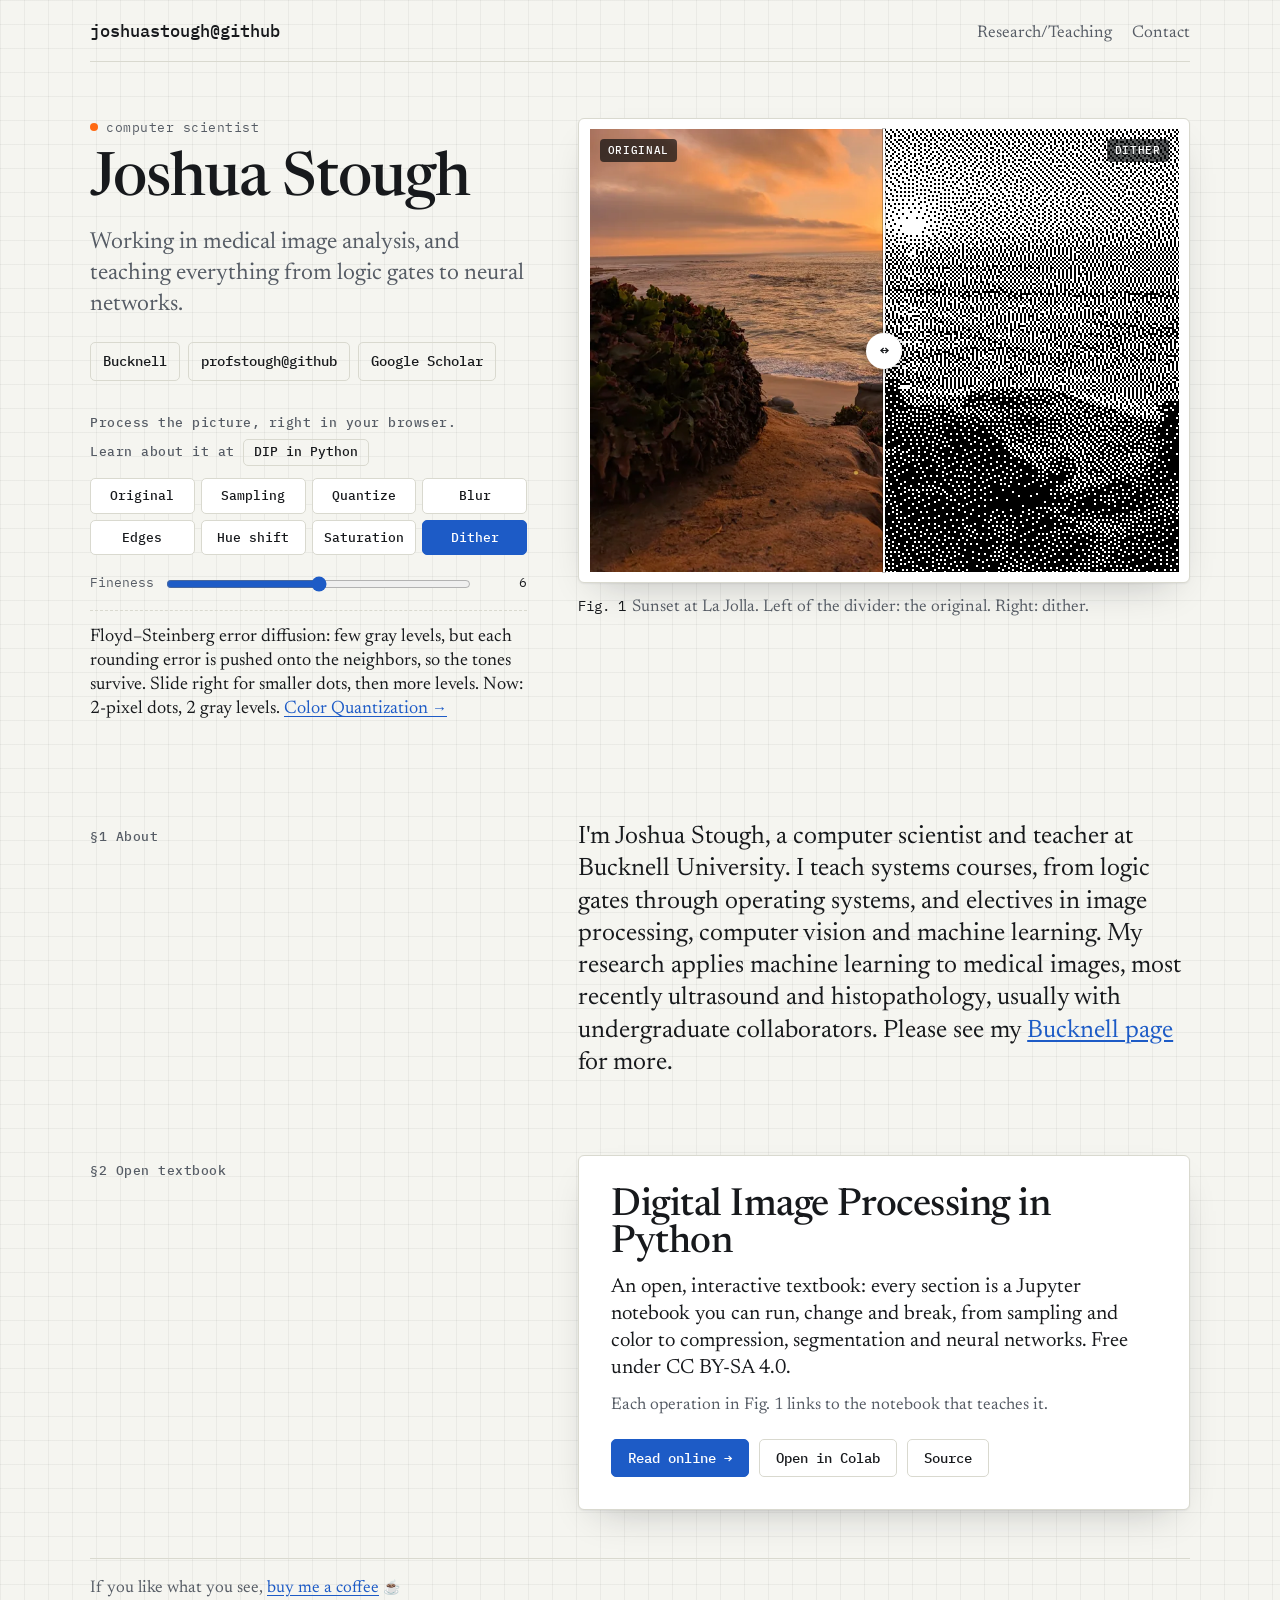
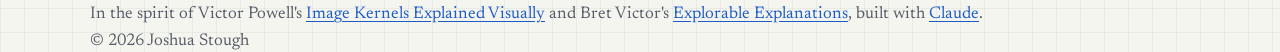
<file: index.html>
<!doctype html>
<html lang="en">

<head>
  <meta charset="utf-8">
  <meta name="viewport" content="width=device-width, initial-scale=1">
  <title>Joshua Stough</title>
  <meta name="description"
    content="Joshua Stough, computer scientist: medical image analysis, teaching from logic gates to neural networks, and an image-processing lab you can play with in your browser.">
  <link rel="canonical" href="https://joshuastough.github.io/">

  <meta property="og:type" content="website">
  <meta property="og:url" content="https://joshuastough.github.io/">
  <meta property="og:title" content="Joshua Stough">
  <meta property="og:description"
    content="Medical image analysis, teaching from logic gates to neural networks, and an image-processing lab you can play with.">
  <meta property="og:image" content="https://joshuastough.github.io/assets/social.jpg">
  <meta property="og:image:width" content="1200">
  <meta property="og:image:height" content="630">
  <meta name="twitter:card" content="summary_large_image">
  <link rel="icon"
    href="data:image/svg+xml,<svg xmlns='http://www.w3.org/2000/svg' viewBox='0 0 100 100'><text y='.9em' font-size='90'>🦋</text></svg>">
  <script>
    // ?theme=dark|light overrides the system color scheme (used for previews).
    (function () {
      var t = new URLSearchParams(location.search).get('theme');
      if (t === 'dark' || t === 'light') document.documentElement.dataset.theme = t;
      document.documentElement.classList.add('js');
    })();
    var LAB_ROOT = ''; // path from this page to the site root
  </script>
  <!-- After changing one of these files, bump its ?v= number so browsers fetch the new copy
       instead of a cached one (GitHub Pages lets them keep files for 10 minutes). -->
  <script src="assets/lab/pictures.js?v=2"></script>

  <link rel="preconnect" href="https://fonts.googleapis.com">
  <link rel="preconnect" href="https://fonts.gstatic.com" crossorigin>
  <link
    href="https://fonts.googleapis.com/css2?family=IBM+Plex+Mono:wght@400;500&family=Newsreader:opsz,wght@6..72,400;6..72,500&display=swap"
    rel="stylesheet">

  <link rel="stylesheet" href="assets/site.css?v=1">
</head>

<body>
  <header class="wrap top">
    <a class="name mono" href="https://github.com/joshuastough">joshuastough@github</a>
    <nav aria-label="Site">
      <a href="https://joshuastough.com">Research/Teaching</a>
      <a href="mailto:joshua.stough@gmail.com">Contact</a>
    </nav>
  </header>
  <div class="wrap">
    <hr class="rule">
  </div>

  <main>
    <section class="wrap hero" aria-label="Introduction">
      <div class="intro">
        <p class="eyebrow mono">computer scientist</p>
        <h1>Joshua Stough</h1>
        <p class="lede">Working in medical image analysis, and teaching everything from logic gates to neural
          networks.</p>
        <p class="actions">
          <a class="btn" href="https://joshuastough.com">Bucknell</a>
          <a class="btn" href="https://profstough.github.io/">profstough@github</a>
          <a class="btn" href="https://scholar.google.com/citations?user=JASM_10AAAAJ&amp;hl=en">Google Scholar</a>
        </p>
      </div>

      <figure class="specimen">
        <div class="frame">
          <div class="stage" id="stage">
            <img id="photo" alt="" width="900" height="736">
            <script>
              // Pick this visit's picture (see assets/lab/pictures.js) before the page first paints.
              (function () {
                var pics = window.LAB_PICTURES || [], q = new URLSearchParams(location.search).get('img'), pick;
                if (q) {
                  var word = q.toLowerCase();
                  pick = /^\d+$/.test(q) ? pics[+q] :
                    pics.filter(function (p) { return p.src.toLowerCase().indexOf(word) >= 0; })[0] ||
                    pics.filter(function (p) { return p.alt.toLowerCase().indexOf(word) >= 0; })[0];
                }
                pick = window.LAB_PICK = pick || pics[Math.floor(Math.random() * pics.length)];
                var img = document.getElementById('photo');
                img.width = pick.w;
                img.height = pick.h;
                img.alt = pick.alt;
                img.src = LAB_ROOT + pick.src;
              })();
            </script>
            <noscript><img src="assets/butterfly.webp" width="900" height="736"
                alt="An orange and black butterfly resting on a gray panel with rectangular cutouts showing green leaves"></noscript>
            <canvas id="canvas" width="900" height="736" role="img"></canvas>
            <span class="tag left" id="tag-left">Original</span>
            <span class="tag right" id="tag-right"></span>
            <div class="wipe" id="wipe" role="slider" tabindex="0" aria-label="Divider between original and processed"
              aria-valuemin="0" aria-valuemax="100" aria-valuenow="50"><span class="knob"
                aria-hidden="true">&harr;</span></div>
          </div>
        </div>
        <figcaption><span class="mono">Fig. 1</span><span id="figtext">Butterfly on a perforated panel.</span>
        </figcaption>
      </figure>

      <div class="controls" id="controls" hidden>
        <p class="label mono"><span id="ops-label">Process the picture, right in your browser.</span>
          Learn about it at <a class="btn btn-sm" href="https://profstough.github.io/imageprocessing-awesome/">DIP in
            Python</a></p>
        <div class="ops" role="group" aria-labelledby="ops-label" id="ops"></div>
        <div class="param mono" id="param-row">
          <label for="param" id="param-name">Gain</label>
          <input type="range" id="param">
          <output for="param" id="param-out"></output>
        </div>
        <p class="caption" id="caption" aria-live="polite"></p>
      </div>
    </section>

    <section class="wrap section about" aria-labelledby="about-h">
      <h2 class="mono" id="about-h">&sect;1 About</h2>
      <p>I'm Joshua Stough, a computer scientist and teacher at Bucknell University. I teach systems courses,
        from logic gates through operating systems, and electives in image processing, computer vision and
        machine learning. My research applies machine learning to medical images, most recently ultrasound and
        histopathology, usually with undergraduate collaborators. Please see my
        <a href="https://www.joshuastough.com">Bucknell page</a> for more.</p>
    </section>

    <section class="wrap section" id="book" aria-labelledby="book-h">
      <h2 class="mono" id="book-h">&sect;2 Open textbook</h2>
      <article class="card">
        <h3><a href="https://profstough.github.io/imageprocessing-awesome/">Digital Image Processing in Python</a></h3>
        <p>An open, interactive textbook: every section is a Jupyter notebook you can run, change and break, from
          sampling and color to compression, segmentation and neural networks. Free under CC BY-SA 4.0.</p>
        <p class="tie">Each operation in Fig. 1 links to the notebook that teaches it.</p>
        <div class="actions">
          <a class="btn primary" href="https://profstough.github.io/imageprocessing-awesome/">Read online &rarr;</a>
          <a class="btn"
            href="https://colab.research.google.com/github/profstough/imageprocessing-awesome/blob/main/colab_setup.ipynb">Open
            in Colab</a>
          <a class="btn" href="https://github.com/profstough/imageprocessing-awesome">Source</a>
        </div>
      </article>
    </section>

  </main>

  <footer class="wrap">
    <hr class="rule">
    <p style="margin-top: 18px">If you like what you see, <a href="https://www.buymeacoffee.com/joshuastough">buy me a
        coffee</a> &#9749;</p>
    <p>In the spirit of Victor Powell's <a href="https://setosa.io/ev/image-kernels/">Image Kernels Explained
        Visually</a> and Bret Victor's <a href="https://worrydream.com/ExplorableExplanations/">Explorable
        Explanations</a>, built with <a href="https://claude.ai">Claude</a>.</p>
    <p>&copy; 2026 Joshua Stough</p>
  </footer>

  <script src="assets/lab/lab.js?v=2"></script>
</body>

</html>
</file>
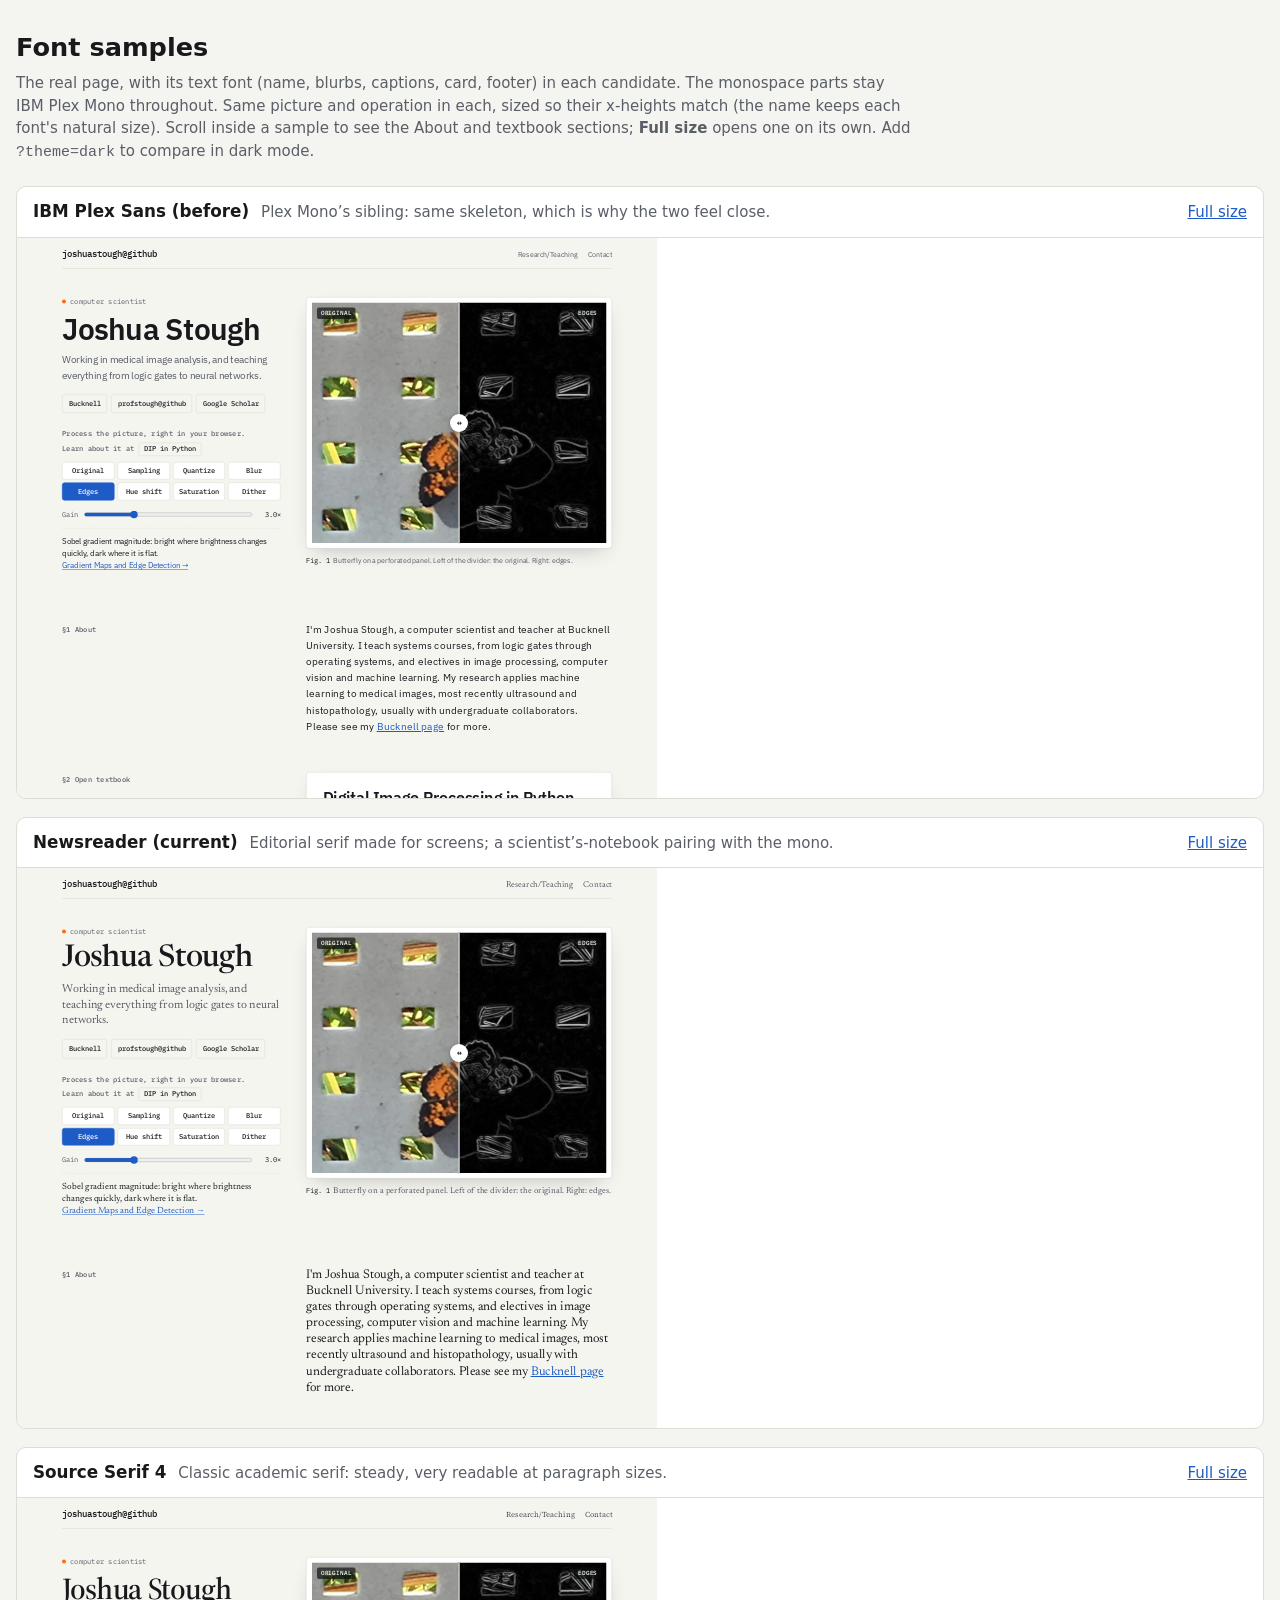
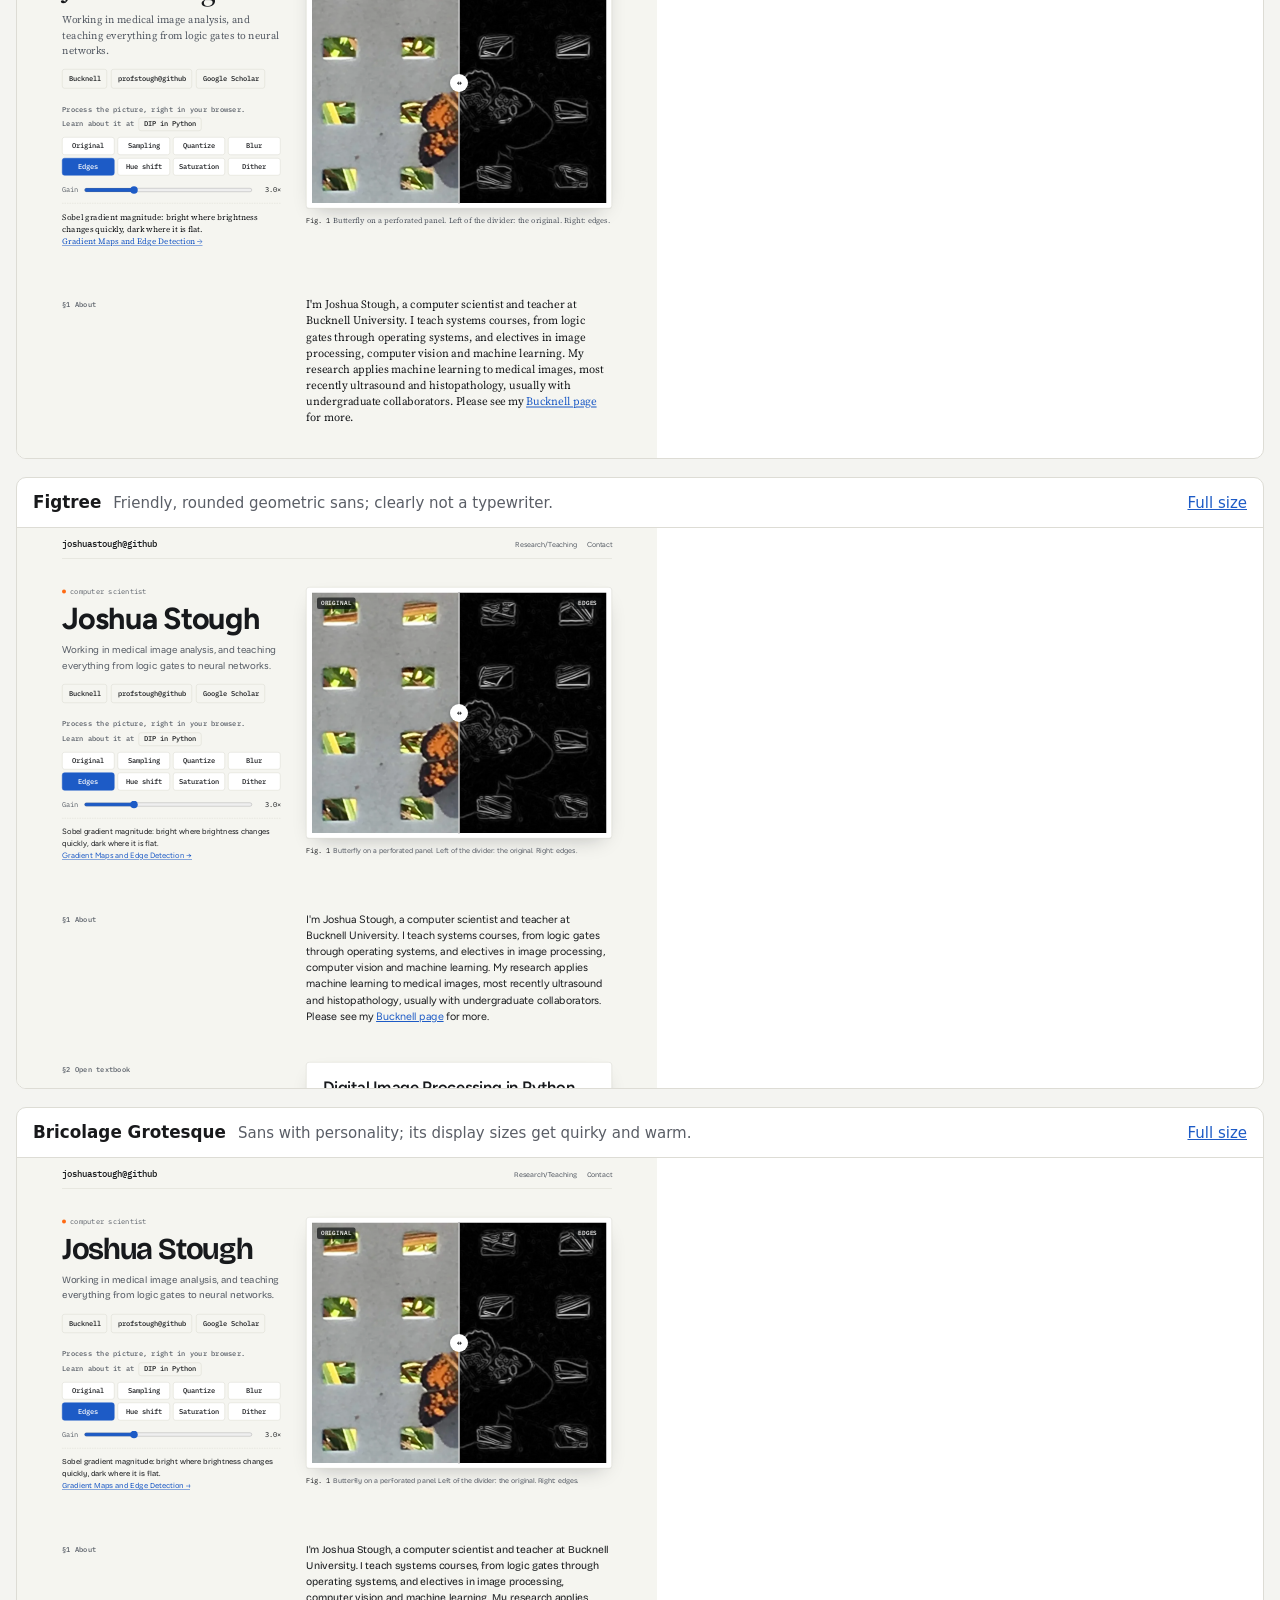
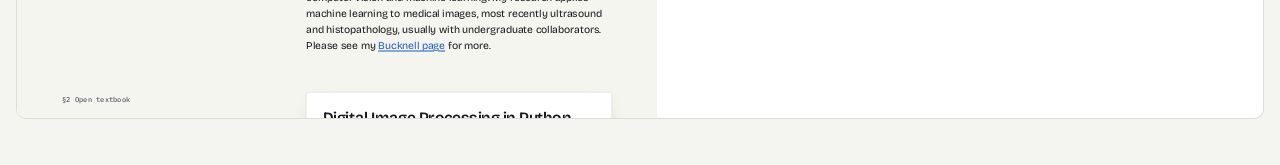
<file: fonts-preview.html>
<!doctype html>
<html lang="en">

<head>
  <meta charset="utf-8">
  <meta name="viewport" content="width=device-width, initial-scale=1">
  <meta name="robots" content="noindex">
  <title>Font Samples</title>
  <style>
    :root {
      --bg: #f4f4f1;
      --card: #ffffff;
      --ink: #18191b;
      --muted: #5a5e66;
      --line: #dddcd5;
      --accent: #1d5bc6;
      color-scheme: light;
    }

    @media (prefers-color-scheme: dark) {
      :root:not([data-theme="light"]) {
        --bg: #111214;
        --card: #1a1c1f;
        --ink: #eceef0;
        --muted: #a0a6ae;
        --line: #2d3136;
        --accent: #86b4ff;
        color-scheme: dark;
      }
    }

    :root[data-theme="dark"] {
      --bg: #111214;
      --card: #1a1c1f;
      --ink: #eceef0;
      --muted: #a0a6ae;
      --line: #2d3136;
      --accent: #86b4ff;
      color-scheme: dark;
    }

    * {
      box-sizing: border-box;
    }

    body {
      margin: 0;
      background: var(--bg);
      color: var(--ink);
      font: 400 15px/1.5 system-ui, -apple-system, "Segoe UI", sans-serif;
    }

    a {
      color: var(--accent);
    }

    .wrap {
      max-width: 1340px;
      margin: 0 auto;
      padding: 28px 16px 48px;
    }

    h1 {
      margin: 0 0 6px;
      font-size: 1.6rem;
    }

    .intro {
      margin: 0 0 22px;
      max-width: 60em;
      color: var(--muted);
    }

    .grid {
      display: grid;
      grid-template-columns: repeat(auto-fill, minmax(640px, 1fr));
      gap: 18px;
    }

    .card {
      background: var(--card);
      border: 1px solid var(--line);
      border-radius: 10px;
      overflow: hidden;
    }

    .card header {
      display: flex;
      flex-wrap: wrap;
      align-items: baseline;
      gap: 4px 12px;
      padding: 12px 16px;
      border-bottom: 1px solid var(--line);
    }

    .card h2 {
      margin: 0;
      font-size: 1.05rem;
    }

    .card .note {
      flex: 1;
      color: var(--muted);
    }

    .viewport {
      width: 640px;
      height: 560px;
      overflow: hidden;
    }

    .viewport iframe {
      width: 1280px;
      height: 1120px;
      border: 0;
      transform: scale(0.5);
      transform-origin: 0 0;
    }

    /* ?font=key: one candidate, full size */
    .solo {
      position: fixed;
      inset: 0;
    }

    .solo iframe {
      width: 100%;
      height: 100%;
      border: 0;
    }

    .solo .badge {
      position: fixed;
      right: 12px;
      bottom: 12px;
      padding: 8px 12px;
      border-radius: 8px;
      background: rgba(10, 12, 14, 0.82);
      color: #fff;
      font-size: 14px;
    }

    .solo .badge a {
      color: #9cc3ff;
      margin-left: 10px;
    }

    @media (max-width: 700px) {
      .grid {
        grid-template-columns: minmax(0, 1fr);
      }

      .viewport {
        width: 100%;
        height: 300px;
      }

      .viewport iframe {
        transform: scale(0.27);
      }
    }
  </style>
</head>

<body>
  <script>
    // The real page with its text font swapped, for comparing typefaces (Newsreader was chosen 2026-10-18).
    // Mono parts (header name, lab controls, labels, buttons) keep IBM Plex Mono in every sample.
    var FONTS = [
      {
        key: 'plex', name: 'IBM Plex Sans (before)', note: 'Plex Mono’s sibling: same skeleton, which is why the two feel close.',
        css: 'https://fonts.googleapis.com/css2?family=IBM+Plex+Sans:wght@400;500;600&display=swap',
        family: '"IBM Plex Sans", system-ui, sans-serif', h1: [600, '-0.025em'], h3: 600
      },
      {
        key: 'newsreader', name: 'Newsreader (current)', note: 'Editorial serif made for screens; a scientist’s-notebook pairing with the mono.',
        css: 'https://fonts.googleapis.com/css2?family=Newsreader:ital,opsz,wght@0,6..72,400;0,6..72,500;0,6..72,600;1,6..72,400&display=swap',
        family: '"Newsreader", Georgia, serif', h1: [500, '-0.015em'], h3: 500
      },
      {
        key: 'sourceserif', name: 'Source Serif 4', note: 'Classic academic serif: steady, very readable at paragraph sizes.',
        css: 'https://fonts.googleapis.com/css2?family=Source+Serif+4:opsz,wght@8..60,400;8..60,600;8..60,700&display=swap',
        family: '"Source Serif 4", Georgia, serif', h1: [600, '-0.02em'], h3: 600
      },
      {
        key: 'figtree', name: 'Figtree', note: 'Friendly, rounded geometric sans; clearly not a typewriter.',
        css: 'https://fonts.googleapis.com/css2?family=Figtree:wght@400;500;600;700&display=swap',
        family: '"Figtree", system-ui, sans-serif', h1: [700, '-0.025em'], h3: 600
      },
      {
        key: 'bricolage', name: 'Bricolage Grotesque', note: 'Sans with personality; its display sizes get quirky and warm.',
        css: 'https://fonts.googleapis.com/css2?family=Bricolage+Grotesque:opsz,wght@12..96,400;12..96,500;12..96,600;12..96,700&display=swap',
        family: '"Bricolage Grotesque", system-ui, sans-serif', h1: [650, '-0.03em'], h3: 600
      }
    ];
    var PAGE = 'index.html?img=0&op=edges';
    var q = new URLSearchParams(location.search);
    var theme = q.get('theme');
    if (theme === 'dark' || theme === 'light') document.documentElement.dataset.theme = theme;
    var themeArg = theme ? '&theme=' + theme : '';

    function restyle(frame, f) {
      frame.addEventListener('load', function () {
        var d = frame.contentDocument;
        if (f.css) {
          var link = d.createElement('link');
          link.rel = 'stylesheet';
          link.href = f.css;
          d.head.appendChild(link);
        }
        var style = d.createElement('style');
        // font-size-adjust evens out x-heights, so each font is compared at the same apparent size.
        style.textContent =
          'body { font-family: ' + f.family + ' !important; font-size-adjust: 0.516; }' +
          'h1 { font-size-adjust: none; font-weight: ' + f.h1[0] + ' !important; letter-spacing: ' + f.h1[1] + ' !important; }' +
          '.card h3 { font-weight: ' + f.h3 + ' !important; }';
        d.head.appendChild(style);
      });
    }

    function frameFor(f) {
      var frame = document.createElement('iframe');
      frame.title = f.name + ' sample';
      restyle(frame, f);
      frame.src = PAGE + themeArg;
      return frame;
    }
  </script>

  <main class="wrap" id="main">
    <h1>Font samples</h1>
    <p class="intro">The real page, with its text font (name, blurbs, captions, card, footer) in each candidate. The
      monospace parts stay IBM Plex Mono throughout. Same picture and operation in each, sized so their x-heights
      match (the name keeps each font's natural size). Scroll inside a sample to see the About and textbook sections; <b>Full size</b> opens one on its own.
      Add <code>?theme=dark</code> to compare in dark mode.</p>
    <div class="grid" id="grid"></div>
  </main>

  <script>
    (function () {
      var only = FONTS.filter(function (f) { return f.key === q.get('font'); })[0];
      if (only) {
        document.getElementById('main').remove();
        var solo = document.createElement('div');
        solo.className = 'solo';
        solo.appendChild(frameFor(only));
        var badge = document.createElement('div');
        badge.className = 'badge';
        badge.innerHTML = '<b></b><a href="fonts-preview.html' + (theme ? '?theme=' + theme : '') + '">all samples</a>';
        badge.querySelector('b').textContent = only.name;
        solo.appendChild(badge);
        document.body.appendChild(solo);
        return;
      }
      var grid = document.getElementById('grid');
      FONTS.forEach(function (f) {
        var card = document.createElement('section');
        card.className = 'card';
        var head = document.createElement('header');
        var h2 = document.createElement('h2');
        h2.textContent = f.name;
        var note = document.createElement('span');
        note.className = 'note';
        note.textContent = f.note;
        var full = document.createElement('a');
        full.href = '?font=' + f.key + themeArg;
        full.textContent = 'Full size';
        head.append(h2, note, full);
        var vp = document.createElement('div');
        vp.className = 'viewport';
        vp.appendChild(frameFor(f));
        card.append(head, vp);
        grid.appendChild(card);
      });
    })();
  </script>
</body>

</html>
</file>
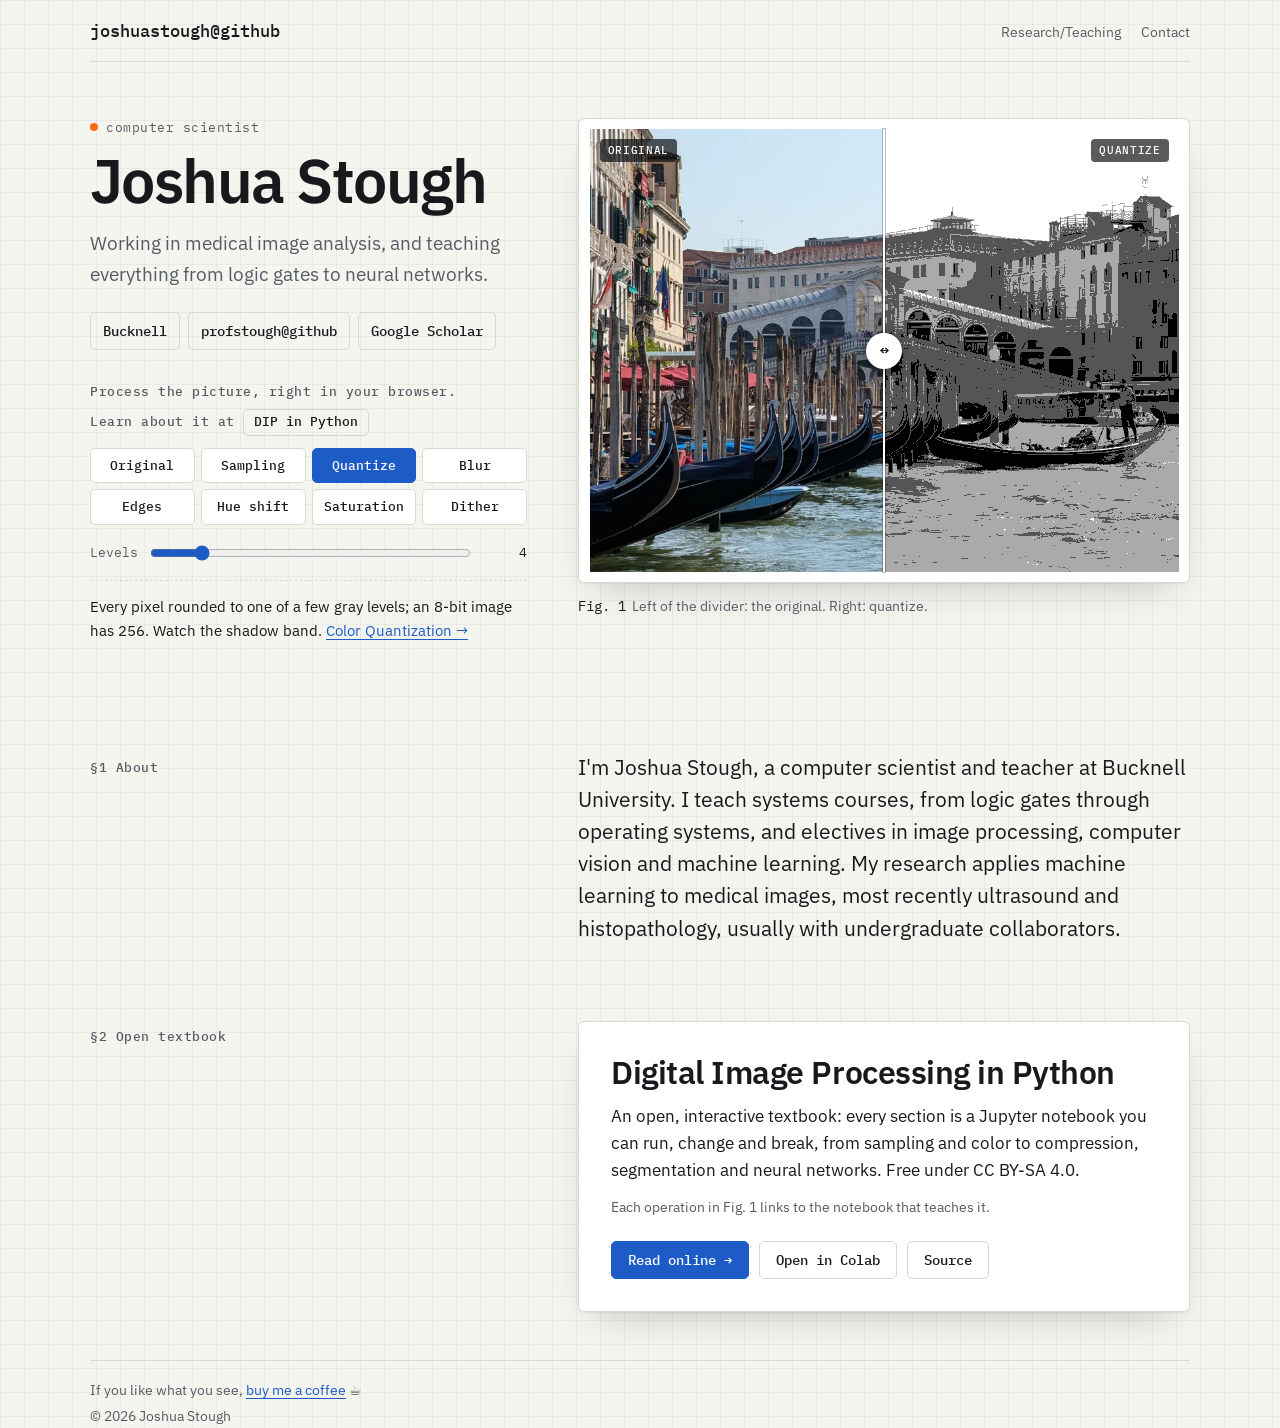
<file: prototypes/lab.html>
<!doctype html>
<html lang="en">

<head>
  <meta charset="utf-8">
  <meta name="viewport" content="width=device-width, initial-scale=1">
  <meta name="robots" content="noindex">
  <title>Joshua Stough</title>
  <meta name="description"
    content="Joshua Stough, computer scientist working on medical image analysis, and teaching everything from logic gates to neural networks.">
  <link rel="icon"
    href="data:image/svg+xml,<svg xmlns='http://www.w3.org/2000/svg' viewBox='0 0 100 100'><text y='.9em' font-size='90'>🦋</text></svg>">
  <script>
    // ?theme=dark|light overrides the system color scheme (used for previews).
    (function () {
      var t = new URLSearchParams(location.search).get('theme');
      if (t === 'dark' || t === 'light') document.documentElement.dataset.theme = t;
      document.documentElement.classList.add('js');
    })();
    var LAB_ROOT = '../'; // path from this page to the site root
  </script>
  <script src="../assets/lab/pictures.js"></script>

  <link rel="preconnect" href="https://fonts.googleapis.com">
  <link rel="preconnect" href="https://fonts.gstatic.com" crossorigin>
  <link
    href="https://fonts.googleapis.com/css2?family=IBM+Plex+Mono:wght@400;500&family=IBM+Plex+Sans:wght@400;500;600&display=swap"
    rel="stylesheet">

  <style>
    :root {
      --bg: #f5f5f0;
      --paper: #ffffff;
      --ink: #17191c;
      --muted: #565c65;
      --line: #d9d9cf;
      --grid: rgba(23, 25, 28, 0.05);
      --accent: #1d5bc6;
      --accent-ink: #ffffff;
      --mark: #ff6a13;
      --shadow: 0 1px 2px rgba(20, 24, 30, 0.06), 0 16px 40px -20px rgba(20, 24, 30, 0.3);
      --pad: clamp(16px, 4vw, 40px);
      color-scheme: light;
    }

    @media (prefers-color-scheme: dark) {
      :root:not([data-theme="light"]) {
        --bg: #101214;
        --paper: #171a1e;
        --ink: #e8eaed;
        --muted: #9aa1ab;
        --line: #2b3036;
        --grid: rgba(255, 255, 255, 0.035);
        --accent: #80b0ff;
        --accent-ink: #0b1322;
        --shadow: 0 1px 2px rgba(0, 0, 0, 0.4), 0 16px 40px -20px rgba(0, 0, 0, 0.8);
        color-scheme: dark;
      }
    }

    :root[data-theme="dark"] {
      --bg: #101214;
      --paper: #171a1e;
      --ink: #e8eaed;
      --muted: #9aa1ab;
      --line: #2b3036;
      --grid: rgba(255, 255, 255, 0.035);
      --accent: #80b0ff;
      --accent-ink: #0b1322;
      --shadow: 0 1px 2px rgba(0, 0, 0, 0.4), 0 16px 40px -20px rgba(0, 0, 0, 0.8);
      color-scheme: dark;
    }

    *,
    *::before,
    *::after {
      box-sizing: border-box;
    }

    html {
      -webkit-text-size-adjust: 100%;
    }

    body {
      margin: 0;
      background-color: var(--bg);
      background-image:
        linear-gradient(var(--grid) 1px, transparent 1px),
        linear-gradient(90deg, var(--grid) 1px, transparent 1px);
      background-size: 24px 24px;
      color: var(--ink);
      font: 400 17px/1.6 "IBM Plex Sans", system-ui, -apple-system, "Segoe UI", sans-serif;
    }

    a {
      color: var(--accent);
      text-underline-offset: 3px;
    }

    :focus-visible {
      outline: 2px solid var(--accent);
      outline-offset: 2px;
    }

    h1,
    h2,
    h3,
    p,
    figure {
      margin: 0;
    }

    img,
    canvas {
      display: block;
      max-width: 100%;
      height: auto;
    }

    .mono {
      font-family: "IBM Plex Mono", ui-monospace, Menlo, Consolas, monospace;
    }

    .wrap {
      max-width: 1180px;
      margin: 0 auto;
      padding: 0 var(--pad);
    }

    /* Top bar */
    .top {
      display: flex;
      flex-wrap: wrap;
      justify-content: space-between;
      align-items: baseline;
      gap: 8px 24px;
      padding-top: 18px;
      padding-bottom: 16px;
    }

    .top .name {
      color: var(--ink);
      font-weight: 500;
      text-decoration: none;
    }

    .top .name:hover {
      color: var(--accent);
    }

    .top nav {
      display: flex;
      flex-wrap: wrap;
      gap: 4px 20px;
      font-size: 14px;
    }

    .top nav a {
      color: var(--muted);
      text-decoration: none;
    }

    .top nav a:hover {
      color: var(--accent);
    }

    .rule {
      border: 0;
      border-top: 1px solid var(--line);
      margin: 0;
    }

    /* Hero: text, the live picture, and its controls */
    .hero {
      display: grid;
      grid-template-columns: minmax(0, 5fr) minmax(0, 7fr);
      grid-template-areas:
        "intro fig"
        "controls fig";
      grid-template-rows: auto 1fr;
      column-gap: clamp(28px, 4vw, 56px);
      padding-top: clamp(28px, 5vw, 56px);
      padding-bottom: clamp(40px, 6vw, 72px);
    }

    .intro {
      grid-area: intro;
    }

    .specimen {
      grid-area: fig;
    }

    .controls {
      grid-area: controls;
    }

    .eyebrow {
      color: var(--muted);
      font-size: 13px;
      letter-spacing: 0.04em;
      margin-bottom: 10px;
    }

    .eyebrow::before {
      content: "";
      display: inline-block;
      width: 8px;
      height: 8px;
      margin-right: 8px;
      background: var(--mark);
      border-radius: 50%;
      vertical-align: 1px;
    }

    h1 {
      font-size: clamp(2.4rem, 5.2vw, 3.8rem);
      font-weight: 600;
      line-height: 1.04;
      letter-spacing: -0.025em;
    }

    .lede {
      margin-top: 16px;
      color: var(--muted);
      font-size: clamp(1.05rem, 1.6vw, 1.2rem);
      max-width: 30em;
    }

    .frame {
      padding: 10px;
      background: var(--paper);
      border: 1px solid var(--line);
      border-radius: 6px;
      box-shadow: var(--shadow);
    }

    .stage {
      position: relative;
      width: fit-content;
      max-width: 100%;
      margin: 0 auto;
      touch-action: pan-y;
      user-select: none;
      -webkit-user-select: none;
      line-height: 0;
    }

    /* Any shape of picture: full column width, but never taller than the screen */
    .stage img,
    .stage canvas {
      width: auto;
      max-width: 100%;
      height: auto;
      max-height: min(78vh, 720px);
    }

    .stage canvas {
      display: none;
      max-height: none; /* the script sizes the canvas to fit, in whole device pixels */
      cursor: ew-resize;
    }

    #photo {
      display: none;
    }

    .js #photo {
      display: block;
    }

    .js .stage.ready #photo {
      display: none;
    }

    .stage.ready canvas {
      display: block;
    }

    .wipe {
      display: none;
      position: absolute;
      top: 0;
      bottom: 0;
      left: 50%;
      width: 44px;
      margin-left: -22px;
      cursor: ew-resize;
    }

    .stage.ready .wipe {
      display: block;
    }

    .stage.ready.plain .wipe,
    .stage.ready.plain .tag {
      display: none;
    }

    .wipe::before {
      content: "";
      position: absolute;
      top: 0;
      bottom: 0;
      left: 21px;
      width: 2px;
      background: #fff;
      box-shadow: 0 0 0 1px rgba(0, 0, 0, 0.25);
    }

    .knob {
      position: absolute;
      top: 50%;
      left: 50%;
      display: grid;
      place-items: center;
      width: 36px;
      height: 36px;
      transform: translate(-50%, -50%);
      border-radius: 50%;
      background: #fff;
      color: #17191c;
      box-shadow: 0 2px 10px rgba(0, 0, 0, 0.35);
      font: 500 15px/1 "IBM Plex Mono", monospace;
    }

    .wipe:focus-visible {
      outline: none;
    }

    .wipe:focus-visible .knob {
      outline: 3px solid var(--accent);
      outline-offset: 2px;
    }

    .tag {
      display: none;
      position: absolute;
      top: 10px;
      padding: 6px 8px;
      border-radius: 4px;
      background: rgba(10, 12, 14, 0.68);
      color: #fff;
      font: 500 11px/1 "IBM Plex Mono", monospace;
      letter-spacing: 0.06em;
      text-transform: uppercase;
      transition: opacity 0.15s;
    }

    .stage.ready .tag {
      display: block;
    }

    .tag.left {
      left: 10px;
    }

    .tag.right {
      right: 10px;
    }

    .tag.hidden {
      opacity: 0;
    }

    .specimen figcaption {
      margin-top: 12px;
      color: var(--muted);
      font-size: 14px;
    }

    .specimen figcaption .mono {
      color: var(--ink);
      margin-right: 6px;
    }

    .controls {
      margin-top: 32px;
      align-self: start;
    }

    .controls[hidden] {
      display: none;
    }

    .label {
      display: flex;
      flex-wrap: wrap;
      align-items: center;
      gap: 6px 8px;
      margin: 0 0 12px;
      color: var(--muted);
      font-size: 13px;
      font-weight: 500;
      letter-spacing: 0.04em;
    }

    .ops {
      display: grid;
      grid-template-columns: repeat(4, minmax(0, 1fr));
      gap: 6px;
    }

    .ops button {
      padding: 9px 4px;
      border: 1px solid var(--line);
      border-radius: 5px;
      background: var(--paper);
      color: var(--ink);
      font: 500 13px/1.2 "IBM Plex Mono", monospace;
      cursor: pointer;
      transition: border-color 0.15s, background-color 0.15s;
    }

    .ops button:hover {
      border-color: var(--accent);
    }

    .ops button[aria-pressed="true"] {
      background: var(--accent);
      border-color: var(--accent);
      color: var(--accent-ink);
    }

    .param {
      display: grid;
      grid-template-columns: auto minmax(0, 1fr) 5.5ch;
      gap: 12px;
      align-items: center;
      margin-top: 18px;
      font-size: 13px;
    }

    .param[hidden] {
      display: none;
    }

    .param label {
      color: var(--muted);
    }

    .param input {
      width: 100%;
      margin: 0;
      accent-color: var(--accent);
    }

    .param output {
      text-align: right;
    }

    .caption {
      margin-top: 16px;
      padding-top: 14px;
      border-top: 1px dashed var(--line);
      font-size: 15px;
      min-height: 4.8em;
    }

    .caption a {
      white-space: nowrap;
    }

    /* Sections below the hero */
    .section {
      display: grid;
      grid-template-columns: minmax(0, 5fr) minmax(0, 7fr);
      column-gap: clamp(28px, 4vw, 56px);
      padding-top: 28px;
      padding-bottom: 48px;
    }

    .section h2 {
      font-size: 13px;
      font-weight: 500;
      letter-spacing: 0.04em;
      color: var(--muted);
      padding-top: 6px;
    }

    .about p {
      font-size: clamp(1.1rem, 1.8vw, 1.3rem);
      line-height: 1.55;
    }

    .card {
      padding: clamp(20px, 3vw, 32px);
      background: var(--paper);
      border: 1px solid var(--line);
      border-radius: 6px;
      box-shadow: var(--shadow);
    }

    .card h3 {
      font-size: clamp(1.5rem, 2.6vw, 2rem);
      font-weight: 600;
      line-height: 1.15;
      letter-spacing: -0.015em;
      margin-bottom: 12px;
    }

    .card h3 a {
      color: inherit;
      text-decoration: none;
    }

    .card h3 a:hover {
      color: var(--accent);
    }

    .card .tie {
      margin-top: 12px;
      color: var(--muted);
      font-size: 14px;
    }

    .actions {
      display: flex;
      flex-wrap: wrap;
      gap: 10px;
      margin-top: 22px;
    }

    .btn {
      display: inline-block;
      padding: 9px 16px;
      border: 1px solid var(--line);
      border-radius: 5px;
      color: var(--ink);
      font: 500 14px/1.3 "IBM Plex Mono", monospace;
      text-decoration: none;
    }

    .btn:hover {
      border-color: var(--accent);
      color: var(--accent);
    }

    /* The three links under the intro fit on one row beside the picture */
    .intro .actions {
      gap: 8px;
    }

    .intro .btn {
      padding: 9px 12px;
    }

    .btn-sm {
      padding: 4px 10px;
      font-size: 13px;
      letter-spacing: 0;
    }

    .btn.primary {
      background: var(--accent);
      border-color: var(--accent);
      color: var(--accent-ink);
    }

    .btn.primary:hover {
      color: var(--accent-ink);
      filter: brightness(1.08);
    }

    footer {
      padding-top: 18px;
      padding-bottom: 48px;
      color: var(--muted);
      font-size: 14px;
    }

    footer p+p {
      margin-top: 4px;
    }

    @media (max-width: 860px) {
      .hero {
        grid-template-columns: minmax(0, 1fr);
        grid-template-areas: "intro" "fig" "controls";
        grid-template-rows: auto;
      }

      .specimen {
        margin-top: 28px;
      }

      .controls {
        margin-top: 24px;
      }

      .section {
        grid-template-columns: minmax(0, 1fr);
      }

      .section h2 {
        margin-bottom: 12px;
      }

    }

    @media (prefers-reduced-motion: reduce) {
      * {
        transition: none !important;
      }
    }
  </style>
</head>

<body>
  <header class="wrap top">
    <a class="name mono" href="https://github.com/joshuastough">joshuastough@github</a>
    <nav aria-label="Site">
      <a href="https://joshuastough.com">Research/Teaching</a>
      <a href="mailto:joshua.stough@gmail.com">Contact</a>
    </nav>
  </header>
  <div class="wrap">
    <hr class="rule">
  </div>

  <main>
    <section class="wrap hero" aria-label="Introduction">
      <div class="intro">
        <p class="eyebrow mono">computer scientist</p>
        <h1>Joshua Stough</h1>
        <p class="lede">Working in medical image analysis, and teaching everything from logic gates to neural
          networks.</p>
        <p class="actions">
          <a class="btn" href="https://joshuastough.com">Bucknell</a>
          <a class="btn" href="https://profstough.github.io/">profstough@github</a>
          <a class="btn" href="https://scholar.google.com/citations?user=JASM_10AAAAJ&amp;hl=en">Google Scholar</a>
        </p>
      </div>

      <figure class="specimen">
        <div class="frame">
          <div class="stage" id="stage">
            <img id="photo" alt="" width="900" height="736">
            <script>
              // Pick this visit's picture (see assets/lab/pictures.js) before the page first paints.
              (function () {
                var pics = window.LAB_PICTURES || [], q = new URLSearchParams(location.search).get('img'), pick;
                if (q) {
                  var word = q.toLowerCase();
                  pick = /^\d+$/.test(q) ? pics[+q] :
                    pics.filter(function (p) { return p.src.toLowerCase().indexOf(word) >= 0; })[0] ||
                    pics.filter(function (p) { return p.alt.toLowerCase().indexOf(word) >= 0; })[0];
                }
                pick = window.LAB_PICK = pick || pics[Math.floor(Math.random() * pics.length)];
                var img = document.getElementById('photo');
                img.width = pick.w;
                img.height = pick.h;
                img.alt = pick.alt;
                img.src = LAB_ROOT + pick.src;
              })();
            </script>
            <noscript><img src="../assets/butterfly.webp" width="900" height="736"
                alt="An orange and black butterfly resting on a gray panel with rectangular cutouts showing green leaves"></noscript>
            <canvas id="canvas" width="900" height="736" role="img"></canvas>
            <span class="tag left" id="tag-left">Original</span>
            <span class="tag right" id="tag-right"></span>
            <div class="wipe" id="wipe" role="slider" tabindex="0" aria-label="Divider between original and processed"
              aria-valuemin="0" aria-valuemax="100" aria-valuenow="50"><span class="knob"
                aria-hidden="true">&harr;</span></div>
          </div>
        </div>
        <figcaption><span class="mono">Fig. 1</span><span id="figtext">Butterfly on a perforated panel.</span>
        </figcaption>
      </figure>

      <div class="controls" id="controls" hidden>
        <p class="label mono"><span id="ops-label">Process the picture, right in your browser.</span>
          Learn about it at <a class="btn btn-sm" href="https://profstough.github.io/imageprocessing-awesome/">DIP in
            Python</a></p>
        <div class="ops" role="group" aria-labelledby="ops-label" id="ops"></div>
        <div class="param mono" id="param-row">
          <label for="param" id="param-name">Gain</label>
          <input type="range" id="param">
          <output for="param" id="param-out"></output>
        </div>
        <p class="caption" id="caption" aria-live="polite"></p>
      </div>
    </section>

    <section class="wrap section about" aria-labelledby="about-h">
      <h2 class="mono" id="about-h">&sect;1 About</h2>
      <p>I'm Joshua Stough, a computer scientist and teacher at Bucknell University. I teach systems courses,
        from logic gates through operating systems, and electives in image processing, computer vision and
        machine learning. My research applies machine learning to medical images, most recently ultrasound and
        histopathology, usually with undergraduate collaborators.</p>
    </section>

    <section class="wrap section" id="book" aria-labelledby="book-h">
      <h2 class="mono" id="book-h">&sect;2 Open textbook</h2>
      <article class="card">
        <h3><a href="https://profstough.github.io/imageprocessing-awesome/">Digital Image Processing in Python</a></h3>
        <p>An open, interactive textbook: every section is a Jupyter notebook you can run, change and break, from
          sampling and color to compression, segmentation and neural networks. Free under CC BY-SA 4.0.</p>
        <p class="tie">Each operation in Fig. 1 links to the notebook that teaches it.</p>
        <div class="actions">
          <a class="btn primary" href="https://profstough.github.io/imageprocessing-awesome/">Read online &rarr;</a>
          <a class="btn"
            href="https://colab.research.google.com/github/profstough/imageprocessing-awesome/blob/main/colab_setup.ipynb">Open
            in Colab</a>
          <a class="btn" href="https://github.com/profstough/imageprocessing-awesome">Source</a>
        </div>
      </article>
    </section>

  </main>

  <footer class="wrap">
    <hr class="rule">
    <p style="margin-top: 18px">If you like what you see, <a href="https://www.buymeacoffee.com/joshuastough">buy me a
        coffee</a> &#9749;</p>
    <p>&copy; 2026 Joshua Stough</p>
  </footer>

  <script>
    (function () {
      var BOOK = 'https://profstough.github.io/imageprocessing-awesome/';
      // Dither fineness 1..11 as [dot size in pixels, gray levels]: big black-and-white dots first,
      // then single-pixel dots with more and more gray levels.
      var DITHER = [[12, 2], [8, 2], [6, 2], [4, 2], [3, 2], [2, 2], [1, 2], [1, 3], [1, 4], [1, 6], [1, 8]];
      var OPS = [
        {
          id: 'original', label: 'Original',
          text: 'The photograph before any processing, pixel-aligned with your screen.'
        },
        {
          id: 'sampling', label: 'Sampling', name: 'Block', min: 2, max: 40, step: 1, value: 12, unit: ' px',
          text: 'One sample per block, repeated to fill it. Fewer samples, less spatial resolution.',
          slug: 'spatial-resolution', chapter: 'Sampling and Spatial Resolution'
        },
        {
          id: 'quantize', label: 'Quantize', name: 'Levels', min: 2, max: 16, step: 1, value: 4, unit: '',
          text: 'Every pixel rounded to one of a few gray levels; an 8-bit image has 256. Watch the shadow band.',
          slug: 'color-quantization', chapter: 'Color Quantization'
        },
        {
          id: 'blur', label: 'Blur', name: 'Radius', min: 1, max: 16, step: 1, value: 5, unit: ' px',
          text: 'Each pixel averaged with its neighbors (three box passes, close to a Gaussian): a low-pass filter.',
          slug: 'imfilter-lowpass-demo', chapter: 'Spatial filtering, low pass'
        },
        {
          id: 'edges', label: 'Edges', name: 'Gain', min: 1, max: 8, step: 0.5, value: 3, unit: '×',
          text: 'Sobel gradient magnitude: bright where brightness changes quickly, dark where it is flat.',
          slug: 'edge-detection', chapter: 'Gradient Maps and Edge Detection'
        },
        {
          id: 'hue', label: 'Hue shift', name: 'Hue', min: 0, max: 359, step: 1, value: 180, unit: '°',
          text: 'Every hue rotated around the HSV color wheel, while saturation and value stay put.',
          slug: 'color-hsv', chapter: 'HSV color space'
        },
        {
          id: 'saturation', label: 'Saturation', name: 'Scale', min: 0, max: 3, step: 0.1, value: 2, unit: '\u00d7',
          text: 'Every pixel\u2019s saturation scaled in HSV space: 0\u00d7 is gray, 1\u00d7 the original, more is more vivid. Hue and value stay put.',
          slug: 'color-hsv', chapter: 'HSV color space'
        },
        {
          id: 'dither', label: 'Dither', name: 'Fineness', min: 1, max: 11, step: 1, value: 6, unit: '',
          text: 'Floyd\u2013Steinberg error diffusion: few gray levels, but each rounding error is pushed onto the neighbors, so the tones survive. Slide right for smaller dots, then more levels.',
          detail: function (f) {
            var d = DITHER[f - 1];
            return 'Now: ' + (d[0] > 1 ? d[0] + '-pixel dots' : 'single-pixel dots') + ', ' + d[1] + ' gray levels.';
          },
          slug: 'color-quantization', chapter: 'Color Quantization'
        }
      ];

      var stage = document.getElementById('stage');
      var photo = document.getElementById('photo');
      var canvas = document.getElementById('canvas');
      var wipeEl = document.getElementById('wipe');
      var tagLeft = document.getElementById('tag-left');
      var tagRight = document.getElementById('tag-right');
      var opsEl = document.getElementById('ops');
      var paramRow = document.getElementById('param-row');
      var paramName = document.getElementById('param-name');
      var slider = document.getElementById('param');
      var paramOut = document.getElementById('param-out');
      var caption = document.getElementById('caption');
      var figtext = document.getElementById('figtext');

      var query = new URLSearchParams(location.search);
      var pick = window.LAB_PICK;
      var W, H, N, ctx, src, out, lum, smooth, bufA, bufB, err;
      var op = OPS[4], value = op.value, wipe = 0.5, pending = 0, dragging = false;

      /* ---------- Image operations: read src / lum, write out ---------- */

      function gray(o, p, v) {
        o[p] = o[p + 1] = o[p + 2] = v;
        o[p + 3] = 255;
      }

      var RUN = {
        original: function () { out.data.set(src.data); },

        sampling: function (b) {
          var s = src.data, o = out.data;
          for (var by = 0; by < H; by += b) {
            for (var bx = 0; bx < W; bx += b) {
              var sp = (Math.min(by + (b >> 1), H - 1) * W + Math.min(bx + (b >> 1), W - 1)) * 4;
              for (var y = by; y < Math.min(by + b, H); y++) {
                for (var x = bx, p = (y * W + bx) * 4; x < Math.min(bx + b, W); x++, p += 4) {
                  o[p] = s[sp]; o[p + 1] = s[sp + 1]; o[p + 2] = s[sp + 2]; o[p + 3] = 255;
                }
              }
            }
          }
        },

        quantize: function (k) {
          var o = out.data, step = 255 / (k - 1);
          for (var i = 0, p = 0; i < N; i++, p += 4) gray(o, p, Math.round(lum[i] / step) * step);
        },

        blur: function (r) {
          var s = src.data, o = out.data, i, p;
          for (i = 0, p = 0; i < N; i++, p += 4) {
            bufA[i * 3] = s[p]; bufA[i * 3 + 1] = s[p + 1]; bufA[i * 3 + 2] = s[p + 2];
          }
          for (var pass = 0; pass < 3; pass++) {
            boxH(bufA, bufB, r);
            boxV(bufB, bufA, r);
          }
          for (i = 0, p = 0; i < N; i++, p += 4) {
            o[p] = bufA[i * 3]; o[p + 1] = bufA[i * 3 + 1]; o[p + 2] = bufA[i * 3 + 2]; o[p + 3] = 255;
          }
        },

        edges: function (gain) {
          var o = out.data, L = smooth, scale = gain / 8;
          for (var y = 0; y < H; y++) {
            for (var x = 0; x < W; x++) {
              var i = y * W + x, v = 0;
              if (x > 0 && y > 0 && x < W - 1 && y < H - 1) {
                var gx = (L[i - W + 1] + 2 * L[i + 1] + L[i + W + 1]) - (L[i - W - 1] + 2 * L[i - 1] + L[i + W - 1]);
                var gy = (L[i + W - 1] + 2 * L[i + W] + L[i + W + 1]) - (L[i - W - 1] + 2 * L[i - W] + L[i - W + 1]);
                v = Math.sqrt(gx * gx + gy * gy) * scale;
              }
              gray(o, i * 4, v);
            }
          }
        },

        hue: function (deg) {
          var s = src.data, o = out.data, shift = deg / 60;
          for (var p = 0; p < s.length; p += 4) {
            var r = s[p] / 255, g = s[p + 1] / 255, b = s[p + 2] / 255;
            var max = Math.max(r, g, b), min = Math.min(r, g, b), d = max - min;
            o[p + 3] = 255;
            if (d === 0) { o[p] = s[p]; o[p + 1] = s[p + 1]; o[p + 2] = s[p + 2]; continue; }
            var h = max === r ? (g - b) / d : max === g ? (b - r) / d + 2 : (r - g) / d + 4;
            h = ((h + shift) % 6 + 6) % 6;
            var sat = d / max, v = max, k = Math.floor(h), f = h - k;
            var pp = v * (1 - sat), q = v * (1 - sat * f), t = v * (1 - sat * (1 - f));
            var rgb = [[v, t, pp], [q, v, pp], [pp, v, t], [pp, q, v], [t, pp, v], [v, pp, q]][k];
            o[p] = rgb[0] * 255; o[p + 1] = rgb[1] * 255; o[p + 2] = rgb[2] * 255;
          }
        },

        saturation: function (k) {
          // In HSV, a channel's distance below the max channel is proportional to saturation,
          // so scaling that distance scales saturation while hue and value stay fixed.
          var s = src.data, o = out.data;
          for (var p = 0; p < s.length; p += 4) {
            var r = s[p], g = s[p + 1], b = s[p + 2];
            var max = Math.max(r, g, b), min = Math.min(r, g, b);
            var ratio = 1;
            if (max > min) {
              var sat = (max - min) / max;
              ratio = Math.min(1, sat * k) / sat;
            }
            o[p] = max - (max - r) * ratio;
            o[p + 1] = max - (max - g) * ratio;
            o[p + 2] = max - (max - b) * ratio;
            o[p + 3] = 255;
          }
        },

        dither: function (f) {
          var d = DITHER[f - 1], dot = d[0], step = 255 / (d[1] - 1), o = out.data;
          var gw = Math.ceil(W / dot), gh = Math.ceil(H / dot), x, y, i;
          // Average brightness over each dot-sized block (just the pixels when dot is 1).
          for (i = 0; i < gw * gh; i++) err[i] = 0;
          for (y = 0; y < H; y++) {
            var row = ((y / dot) | 0) * gw;
            for (x = 0; x < W; x++) err[row + ((x / dot) | 0)] += lum[y * W + x];
          }
          for (y = 0; y < gh; y++) {
            var bh = Math.min(dot, H - y * dot);
            for (x = 0; x < gw; x++) err[y * gw + x] /= bh * Math.min(dot, W - x * dot);
          }
          // Floyd-Steinberg on the block grid; each cell keeps its final level.
          for (y = 0; y < gh; y++) {
            for (x = 0; x < gw; x++) {
              i = y * gw + x;
              var old = err[i];
              var nv = Math.min(255, Math.max(0, Math.round(old / step) * step));
              var e = old - nv;
              err[i] = nv;
              if (x + 1 < gw) err[i + 1] += e * 7 / 16;
              if (y + 1 < gh) {
                if (x > 0) err[i + gw - 1] += e * 3 / 16;
                err[i + gw] += e * 5 / 16;
                if (x + 1 < gw) err[i + gw + 1] += e / 16;
              }
            }
          }
          // Paint each cell as a dot-sized square.
          for (y = 0; y < H; y++) {
            var cells = ((y / dot) | 0) * gw;
            for (x = 0; x < W; x++) gray(o, (y * W + x) * 4, err[cells + ((x / dot) | 0)]);
          }
        }
      };

      // Sliding-window box filters on 3-channel float buffers, edges clamped.
      function boxH(a, b, r) {
        var n = 2 * r + 1;
        for (var y = 0; y < H; y++) {
          var row = y * W * 3;
          for (var c = 0; c < 3; c++) {
            var sum = 0, k;
            for (k = -r; k <= r; k++) sum += a[row + Math.min(Math.max(k, 0), W - 1) * 3 + c];
            for (var x = 0; x < W; x++) {
              b[row + x * 3 + c] = sum / n;
              sum += a[row + Math.min(x + r + 1, W - 1) * 3 + c] - a[row + Math.max(x - r, 0) * 3 + c];
            }
          }
        }
      }

      function boxV(a, b, r) {
        var n = 2 * r + 1, stride = W * 3;
        for (var x = 0; x < W; x++) {
          for (var c = 0; c < 3; c++) {
            var col = x * 3 + c, sum = 0, k;
            for (k = -r; k <= r; k++) sum += a[Math.min(Math.max(k, 0), H - 1) * stride + col];
            for (var y = 0; y < H; y++) {
              b[y * stride + col] = sum / n;
              sum += a[Math.min(y + r + 1, H - 1) * stride + col] - a[Math.max(y - r, 0) * stride + col];
            }
          }
        }
      }

      /* ---------- Drawing ---------- */

      function composite() {
        if (op.id === 'original') {
          ctx.putImageData(src, 0, 0);
          return;
        }
        ctx.putImageData(out, 0, 0);
        var sx = Math.round(wipe * W);
        if (sx > 0) ctx.putImageData(src, 0, 0, 0, 0, sx, H); // original on the left of the divider
      }

      function schedule(what) {
        if (!pending) requestAnimationFrame(flush);
        pending |= what;
      }

      function flush() {
        if (pending & 1) RUN[op.id](value);
        composite();
        pending = 0;
      }

      /* ---------- Controls ---------- */

      function describe() {
        caption.textContent = op.text + ' ' +
          (op.detail ? op.detail(value) + ' ' : '');
        if (op.slug) {
          var a = document.createElement('a');
          a.href = BOOK + op.slug + '/';
          a.textContent = op.chapter + ' \u2192';
          caption.appendChild(a);
        }
      }

      function fmt(v) {
        return (op.step < 1 ? v.toFixed(1) : String(v)) + op.unit;
      }

      function select(id, v) {
        op = OPS.filter(function (o) { return o.id === id; })[0] || OPS[4];
        value = v != null && !isNaN(v) ? Math.min(op.max, Math.max(op.min, v)) : op.value;
        Array.prototype.forEach.call(opsEl.children, function (b) {
          b.setAttribute('aria-pressed', String(b.dataset.op === op.id));
        });
        var plain = op.id === 'original';
        stage.classList.toggle('plain', plain);
        paramRow.hidden = plain;
        if (!plain) {
          paramName.textContent = op.name;
          slider.min = op.min; slider.max = op.max; slider.step = op.step; slider.value = value;
          paramOut.textContent = fmt(value);
          tagRight.textContent = op.label;
        }
        describe();
        figtext.textContent = plain ? pick.caption :
          'Left of the divider: the original. Right: ' + op.label.toLowerCase() + '.';
        canvas.setAttribute('aria-label', plain ? pick.alt :
          pick.alt + ', with ' + op.label.toLowerCase() + ' applied right of a divider at ' +
          Math.round(wipe * 100) + ' percent');
        schedule(1);
      }

      function setWipe(f) {
        wipe = Math.min(1, Math.max(0, f));
        wipeEl.style.left = wipe * 100 + '%';
        wipeEl.setAttribute('aria-valuenow', Math.round(wipe * 100));
        tagLeft.classList.toggle('hidden', wipe < 0.16);
        tagRight.classList.toggle('hidden', wipe > 0.84);
        schedule(2);
      }

      function pointTo(ev) {
        var r = canvas.getBoundingClientRect();
        setWipe((ev.clientX - r.left) / r.width);
      }

      OPS.forEach(function (o) {
        var b = document.createElement('button');
        b.type = 'button';
        b.dataset.op = o.id;
        b.textContent = o.label;
        b.setAttribute('aria-pressed', 'false');
        b.addEventListener('click', function () { select(o.id); });
        opsEl.appendChild(b);
      });

      slider.addEventListener('input', function () {
        value = +slider.value;
        paramOut.textContent = fmt(value);
        if (op.detail) describe();
        schedule(1);
      });

      stage.addEventListener('pointerdown', function (ev) {
        if (op.id === 'original' || ev.button > 0) return;
        dragging = true;
        stage.setPointerCapture(ev.pointerId);
        pointTo(ev);
      });
      stage.addEventListener('pointermove', function (ev) { if (dragging) pointTo(ev); });
      ['pointerup', 'pointercancel'].forEach(function (t) {
        stage.addEventListener(t, function () { dragging = false; });
      });

      wipeEl.addEventListener('keydown', function (ev) {
        var step = ev.shiftKey ? 0.1 : 0.02;
        var moves = { ArrowLeft: -step, ArrowDown: -step, ArrowRight: step, ArrowUp: step };
        if (ev.key in moves) setWipe(wipe + moves[ev.key]);
        else if (ev.key === 'Home') setWipe(0);
        else if (ev.key === 'End') setWipe(1);
        else return;
        ev.preventDefault();
      });

      /* ---------- Start once the photo has loaded ---------- */

      /* ---------- Working image: one pixel per screen pixel ---------- */

      // The picture is processed at the size it is shown, in device pixels, so each processed
      // pixel lands on exactly one screen pixel. Letting the browser shrink a larger result would
      // resample dither dots, edge lines and block borders into moire.
      var frame = stage.parentNode, fitted = '', refit = 0, MAX_WORK = 1600;

      function fit() {
        var dpr = window.devicePixelRatio || 1;
        var cs = getComputedStyle(frame);
        // Exact (fractional) content width: clientWidth rounds, and a canvas even 0.2px too wide gets squeezed.
        var availW = frame.getBoundingClientRect().width - parseFloat(cs.paddingLeft) - parseFloat(cs.paddingRight) -
          parseFloat(cs.borderLeftWidth) - parseFloat(cs.borderRightWidth);
        var availH = Math.min(innerHeight * 0.78, 720);
        var nw = photo.naturalWidth, nh = photo.naturalHeight;
        var cssW = Math.min(availW, nw, availH * nw / nh);
        var w = Math.max(1, Math.min(MAX_WORK, Math.floor(cssW * dpr)));
        var h = Math.max(1, Math.floor(w * nh / nw));
        var key = w + 'x' + h + '@' + dpr;
        if (key === fitted) return false;

        canvas.width = w;
        canvas.height = h;
        canvas.style.width = w / dpr + 'px';
        canvas.style.height = h / dpr + 'px';
        ctx = canvas.getContext('2d', { willReadFrequently: true });
        ctx.imageSmoothingEnabled = true;
        ctx.imageSmoothingQuality = 'high';
        ctx.drawImage(photo, 0, 0, w, h);
        try {
          src = ctx.getImageData(0, 0, w, h);
        } catch (e) {
          return false; // e.g. opened from file://; keep the plain picture
        }
        W = w; H = h; N = w * h;
        fitted = key;
        out = ctx.createImageData(W, H);
        lum = new Float32Array(N);
        err = new Float32Array(N);
        bufA = new Float32Array(N * 3);
        bufB = new Float32Array(N * 3);
        var s = src.data, i, p;
        for (i = 0, p = 0; i < N; i++, p += 4) lum[i] = 0.299 * s[p] + 0.587 * s[p + 1] + 0.114 * s[p + 2];
        // A 3x3 mean takes the sensor noise out of the edge map.
        smooth = new Float32Array(N);
        for (var y = 0; y < H; y++) {
          for (var x = 0; x < W; x++) {
            var sum = 0;
            for (var dy = -1; dy <= 1; dy++) {
              for (var dx = -1; dx <= 1; dx++) {
                sum += lum[Math.min(H - 1, Math.max(0, y + dy)) * W + Math.min(W - 1, Math.max(0, x + dx))];
              }
            }
            smooth[y * W + x] = sum / 9;
          }
        }
        return true;
      }

      // Window resizes, zoom and rotation change the shown size: re-fit and reprocess.
      function onResize() {
        clearTimeout(refit);
        refit = setTimeout(function () {
          if (stage.classList.contains('ready') && fit()) schedule(1);
        }, 120);
      }

      function init() {
        if (!fit()) return;
        addEventListener('resize', onResize);
        if (window.ResizeObserver) new ResizeObserver(onResize).observe(frame);
        stage.classList.add('ready');
        document.getElementById('controls').hidden = false;
        var w = parseFloat(query.get('wipe'));
        setWipe(isNaN(w) ? wipe : w);
        // Start with the operation the address asks for, else the picture's pinned one, else a random one.
        var qop = query.get('op'), qv = parseFloat(query.get('v'));
        var processed = OPS.filter(function (o) { return o.id !== 'original'; });
        if (qop) select(qop, qv);
        else if (pick.op) select(pick.op, isNaN(qv) ? pick.v : qv);
        else select(processed[Math.floor(Math.random() * processed.length)].id);
      }

      if (photo.complete && photo.naturalWidth) init();
      else photo.addEventListener('load', init);
    })();
  </script>
</body>

</html>
</file>
<file: assets/site.css>
/* Styles for index.html. After changing this file, bump ?v= on its <link> there. */

:root {
  --bg: #f5f5f0;
  --paper: #ffffff;
  --ink: #17191c;
  --muted: #565c65;
  --line: #d9d9cf;
  --grid: rgba(23, 25, 28, 0.05);
  --accent: #1d5bc6;
  --accent-ink: #ffffff;
  --mark: #ff6a13;
  --shadow: 0 1px 2px rgba(20, 24, 30, 0.06), 0 16px 40px -20px rgba(20, 24, 30, 0.3);
  --pad: clamp(16px, 4vw, 40px);
  color-scheme: light;
}

@media (prefers-color-scheme: dark) {
  :root:not([data-theme="light"]) {
    --bg: #101214;
    --paper: #171a1e;
    --ink: #e8eaed;
    --muted: #9aa1ab;
    --line: #2b3036;
    --grid: rgba(255, 255, 255, 0.035);
    --accent: #80b0ff;
    --accent-ink: #0b1322;
    --shadow: 0 1px 2px rgba(0, 0, 0, 0.4), 0 16px 40px -20px rgba(0, 0, 0, 0.8);
    color-scheme: dark;
  }
}

:root[data-theme="dark"] {
  --bg: #101214;
  --paper: #171a1e;
  --ink: #e8eaed;
  --muted: #9aa1ab;
  --line: #2b3036;
  --grid: rgba(255, 255, 255, 0.035);
  --accent: #80b0ff;
  --accent-ink: #0b1322;
  --shadow: 0 1px 2px rgba(0, 0, 0, 0.4), 0 16px 40px -20px rgba(0, 0, 0, 0.8);
  color-scheme: dark;
}

*,
*::before,
*::after {
  box-sizing: border-box;
}

html {
  -webkit-text-size-adjust: 100%;
}

body {
  margin: 0;
  background-color: var(--bg);
  background-image:
    linear-gradient(var(--grid) 1px, transparent 1px),
    linear-gradient(90deg, var(--grid) 1px, transparent 1px);
  background-size: 24px 24px;
  color: var(--ink);
  font: 400 17px/1.6 "Newsreader", Georgia, "Times New Roman", serif;
  /* Newsreader's x-height is small; match Plex Mono's so the two read at the same size. */
  font-size-adjust: 0.516;
}

a {
  color: var(--accent);
  text-underline-offset: 3px;
}

:focus-visible {
  outline: 2px solid var(--accent);
  outline-offset: 2px;
}

h1,
h2,
h3,
p,
figure {
  margin: 0;
}

img,
canvas {
  display: block;
  max-width: 100%;
  height: auto;
}

.mono {
  font-family: "IBM Plex Mono", ui-monospace, Menlo, Consolas, monospace;
}

.wrap {
  max-width: 1180px;
  margin: 0 auto;
  padding: 0 var(--pad);
}

/* Top bar */
.top {
  display: flex;
  flex-wrap: wrap;
  justify-content: space-between;
  align-items: baseline;
  gap: 8px 24px;
  padding-top: 18px;
  padding-bottom: 16px;
}

.top .name {
  color: var(--ink);
  font-weight: 500;
  text-decoration: none;
}

.top .name:hover {
  color: var(--accent);
}

.top nav {
  display: flex;
  flex-wrap: wrap;
  gap: 4px 20px;
  font-size: 14px;
}

.top nav a {
  color: var(--muted);
  text-decoration: none;
}

.top nav a:hover {
  color: var(--accent);
}

.rule {
  border: 0;
  border-top: 1px solid var(--line);
  margin: 0;
}

/* Hero: text, the live picture, and its controls */
.hero {
  display: grid;
  grid-template-columns: minmax(0, 5fr) minmax(0, 7fr);
  grid-template-areas:
    "intro fig"
    "controls fig";
  grid-template-rows: auto 1fr;
  column-gap: clamp(28px, 4vw, 56px);
  padding-top: clamp(28px, 5vw, 56px);
  padding-bottom: clamp(40px, 6vw, 72px);
}

.intro {
  grid-area: intro;
}

.specimen {
  grid-area: fig;
}

.controls {
  grid-area: controls;
}

.eyebrow {
  color: var(--muted);
  font-size: 13px;
  letter-spacing: 0.04em;
  margin-bottom: 10px;
}

.eyebrow::before {
  content: "";
  display: inline-block;
  width: 8px;
  height: 8px;
  margin-right: 8px;
  background: var(--mark);
  border-radius: 50%;
  vertical-align: 1px;
}

h1 {
  font-size: clamp(2.4rem, 5.2vw, 3.8rem);
  font-size-adjust: none;
  font-weight: 500;
  line-height: 1.04;
  letter-spacing: -0.015em;
}

.lede {
  margin-top: 16px;
  color: var(--muted);
  font-size: clamp(1.05rem, 1.6vw, 1.2rem);
  max-width: 30em;
}

.frame {
  padding: 10px;
  background: var(--paper);
  border: 1px solid var(--line);
  border-radius: 6px;
  box-shadow: var(--shadow);
}

.stage {
  position: relative;
  width: fit-content;
  max-width: 100%;
  margin: 0 auto;
  touch-action: pan-y;
  user-select: none;
  -webkit-user-select: none;
  line-height: 0;
}

/* Any shape of picture: full column width, but never taller than the screen */
.stage img,
.stage canvas {
  width: auto;
  max-width: 100%;
  height: auto;
  max-height: min(78vh, 720px);
}

.stage canvas {
  display: none;
  max-height: none; /* the script sizes the canvas to fit, in whole device pixels */
  cursor: ew-resize;
}

#photo {
  display: none;
}

.js #photo {
  display: block;
}

.js .stage.ready #photo {
  display: none;
}

.stage.ready canvas {
  display: block;
}

.wipe {
  display: none;
  position: absolute;
  top: 0;
  bottom: 0;
  left: 50%;
  width: 44px;
  margin-left: -22px;
  cursor: ew-resize;
}

.stage.ready .wipe {
  display: block;
}

.stage.ready.plain .wipe,
.stage.ready.plain .tag {
  display: none;
}

.wipe::before {
  content: "";
  position: absolute;
  top: 0;
  bottom: 0;
  left: 21px;
  width: 2px;
  background: #fff;
  box-shadow: 0 0 0 1px rgba(0, 0, 0, 0.25);
}

.knob {
  position: absolute;
  top: 50%;
  left: 50%;
  display: grid;
  place-items: center;
  width: 36px;
  height: 36px;
  transform: translate(-50%, -50%);
  border-radius: 50%;
  background: #fff;
  color: #17191c;
  box-shadow: 0 2px 10px rgba(0, 0, 0, 0.35);
  font: 500 15px/1 "IBM Plex Mono", monospace;
}

.wipe:focus-visible {
  outline: none;
}

.wipe:focus-visible .knob {
  outline: 3px solid var(--accent);
  outline-offset: 2px;
}

.tag {
  display: none;
  position: absolute;
  top: 10px;
  padding: 6px 8px;
  border-radius: 4px;
  background: rgba(10, 12, 14, 0.68);
  color: #fff;
  font: 500 11px/1 "IBM Plex Mono", monospace;
  letter-spacing: 0.06em;
  text-transform: uppercase;
  transition: opacity 0.15s;
}

.stage.ready .tag {
  display: block;
}

.tag.left {
  left: 10px;
}

.tag.right {
  right: 10px;
}

.tag.hidden {
  opacity: 0;
}

.specimen figcaption {
  margin-top: 12px;
  color: var(--muted);
  font-size: 14px;
}

.specimen figcaption .mono {
  color: var(--ink);
  margin-right: 6px;
}

.controls {
  margin-top: 32px;
  align-self: start;
}

.controls[hidden] {
  display: none;
}

.label {
  display: flex;
  flex-wrap: wrap;
  align-items: center;
  gap: 6px 8px;
  margin: 0 0 12px;
  color: var(--muted);
  font-size: 13px;
  font-weight: 500;
  letter-spacing: 0.04em;
}

.ops {
  display: grid;
  grid-template-columns: repeat(4, minmax(0, 1fr));
  gap: 6px;
}

.ops button {
  padding: 9px 4px;
  border: 1px solid var(--line);
  border-radius: 5px;
  background: var(--paper);
  color: var(--ink);
  font: 500 13px/1.2 "IBM Plex Mono", monospace;
  cursor: pointer;
  transition: border-color 0.15s, background-color 0.15s;
}

.ops button:hover {
  border-color: var(--accent);
}

.ops button[aria-pressed="true"] {
  background: var(--accent);
  border-color: var(--accent);
  color: var(--accent-ink);
}

.param {
  display: grid;
  grid-template-columns: auto minmax(0, 1fr) 5.5ch;
  gap: 12px;
  align-items: center;
  margin-top: 18px;
  font-size: 13px;
}

.param[hidden] {
  display: none;
}

.param label {
  color: var(--muted);
}

.param input {
  width: 100%;
  margin: 0;
  accent-color: var(--accent);
}

.param output {
  text-align: right;
}

.caption {
  margin-top: 16px;
  padding-top: 14px;
  border-top: 1px dashed var(--line);
  font-size: 15px;
  min-height: 4.8em;
}

.caption a {
  white-space: nowrap;
}

/* Sections below the hero */
.section {
  display: grid;
  grid-template-columns: minmax(0, 5fr) minmax(0, 7fr);
  column-gap: clamp(28px, 4vw, 56px);
  padding-top: 28px;
  padding-bottom: 48px;
}

.section h2 {
  font-size: 13px;
  font-weight: 500;
  letter-spacing: 0.04em;
  color: var(--muted);
  padding-top: 6px;
}

.about p {
  font-size: clamp(1.1rem, 1.8vw, 1.3rem);
  line-height: 1.55;
}

.card {
  padding: clamp(20px, 3vw, 32px);
  background: var(--paper);
  border: 1px solid var(--line);
  border-radius: 6px;
  box-shadow: var(--shadow);
}

.card h3 {
  font-size: clamp(1.5rem, 2.6vw, 2rem);
  font-weight: 500;
  line-height: 1.15;
  letter-spacing: -0.015em;
  margin-bottom: 12px;
}

.card h3 a {
  color: inherit;
  text-decoration: none;
}

.card h3 a:hover {
  color: var(--accent);
}

.card .tie {
  margin-top: 12px;
  color: var(--muted);
  font-size: 14px;
}

.actions {
  display: flex;
  flex-wrap: wrap;
  gap: 10px;
  margin-top: 22px;
}

.btn {
  display: inline-block;
  padding: 9px 16px;
  border: 1px solid var(--line);
  border-radius: 5px;
  color: var(--ink);
  font: 500 14px/1.3 "IBM Plex Mono", monospace;
  text-decoration: none;
}

.btn:hover {
  border-color: var(--accent);
  color: var(--accent);
}

/* The three links under the intro fit on one row beside the picture */
.intro .actions {
  gap: 8px;
}

.intro .btn {
  padding: 9px 12px;
}

.btn-sm {
  padding: 4px 10px;
  font-size: 13px;
  letter-spacing: 0;
}

.btn.primary {
  background: var(--accent);
  border-color: var(--accent);
  color: var(--accent-ink);
}

.btn.primary:hover {
  color: var(--accent-ink);
  filter: brightness(1.08);
}

footer {
  padding-top: 18px;
  padding-bottom: 48px;
  color: var(--muted);
  font-size: 14px;
}

footer p+p {
  margin-top: 4px;
}

@media (max-width: 860px) {
  .hero {
    grid-template-columns: minmax(0, 1fr);
    grid-template-areas: "intro" "fig" "controls";
    grid-template-rows: auto;
  }

  .specimen {
    margin-top: 28px;
  }

  .controls {
    margin-top: 24px;
  }

  .section {
    grid-template-columns: minmax(0, 1fr);
  }

  .section h2 {
    margin-bottom: 12px;
  }

}

@media (prefers-reduced-motion: reduce) {
  * {
    transition: none !important;
  }
}
</file>
